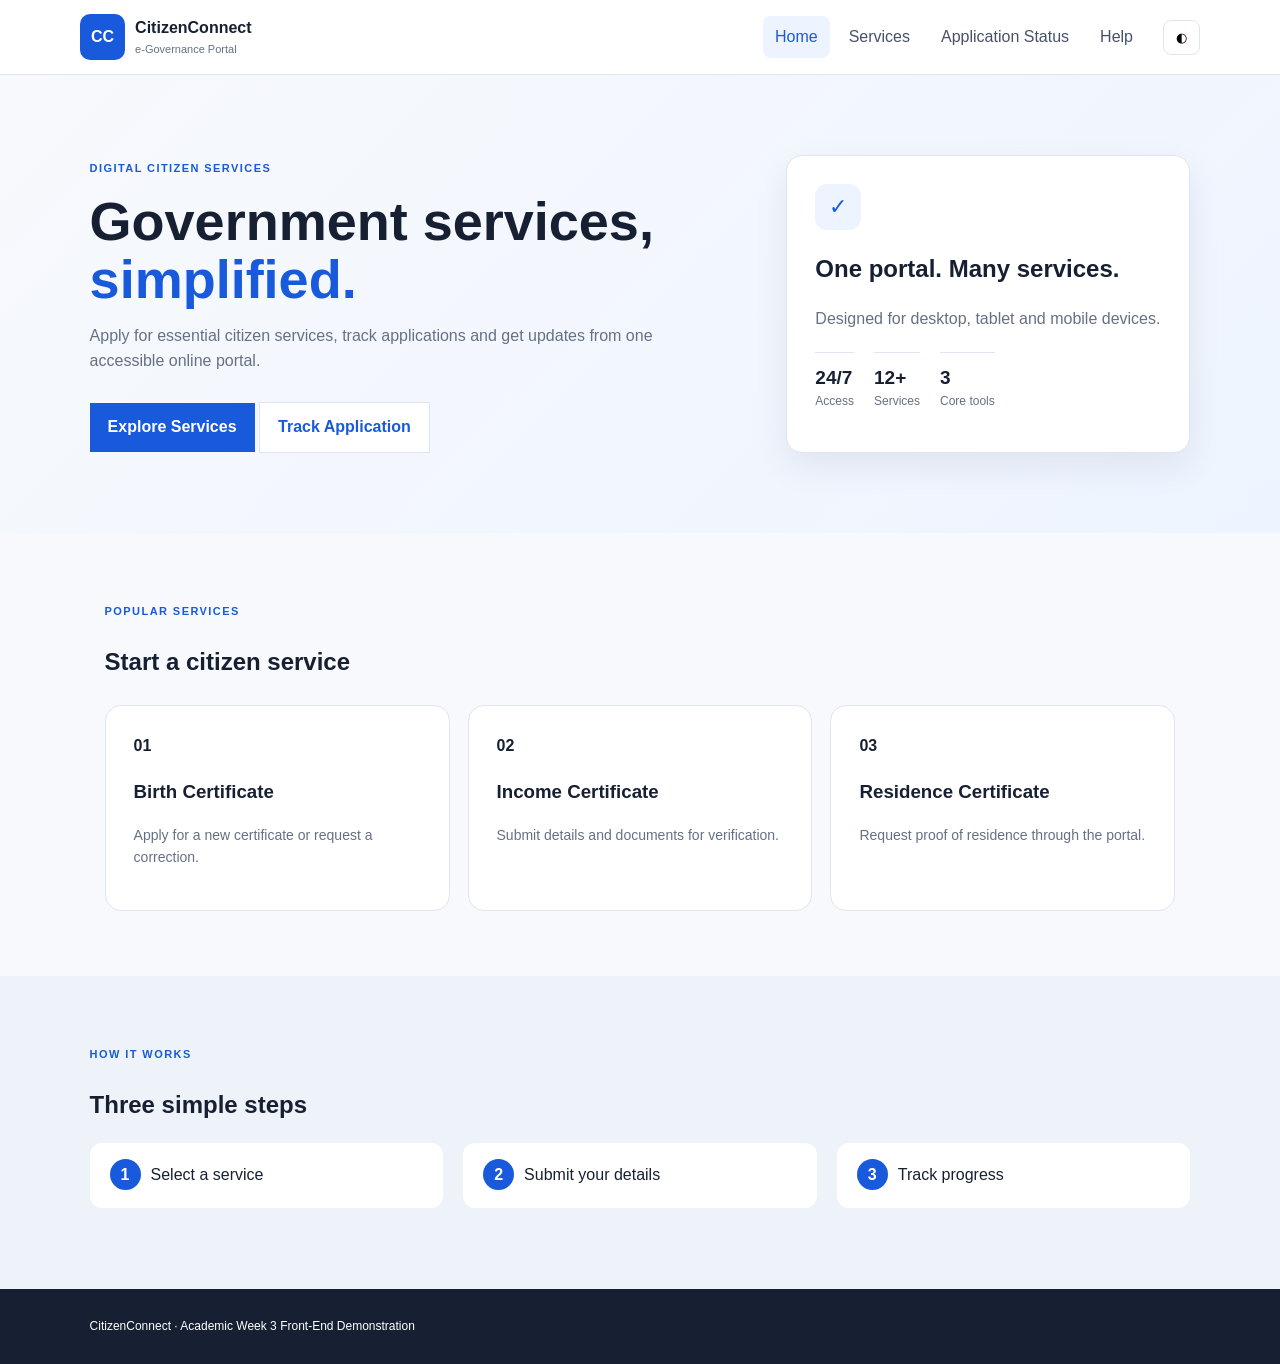
<file: yuvainternsoni/index.html>
<!doctype html><html><head><meta charset="utf-8"><meta name="viewport" content="width=device-width,initial-scale=1"><title>CitizenConnect</title><link rel="stylesheet" href="css/style.css"></head><body>
<header><div class="nav"><a class="brand" href="index.html"><b>CC</b><span><strong>CitizenConnect</strong><small>e-Governance Portal</small></span></a><button id="menuToggle">☰</button><nav id="navMenu"><a class="active" href="index.html">Home</a><a href="services.html">Services</a><a href="status.html">Application Status</a><a href="#help">Help</a></nav><button id="themeToggle">◐</button></div></header>
<main><section class="hero"><div><label>DIGITAL CITIZEN SERVICES</label><h1>Government services, <em>simplified.</em></h1><p>Apply for essential citizen services, track applications and get updates from one accessible online portal.</p><a class="btn" href="services.html">Explore Services</a> <a class="btn alt" href="status.html">Track Application</a></div><aside><i>✓</i><h2>One portal. Many services.</h2><p>Designed for desktop, tablet and mobile devices.</p><div class="stats"><span><b>24/7</b>Access</span><span><b>12+</b>Services</span><span><b>3</b>Core tools</span></div></aside></section>
<section class="section"><label>POPULAR SERVICES</label><h2>Start a citizen service</h2><div class="cards"><a href="services.html"><b>01</b><h3>Birth Certificate</h3><p>Apply for a new certificate or request a correction.</p></a><a href="services.html"><b>02</b><h3>Income Certificate</h3><p>Submit details and documents for verification.</p></a><a href="services.html"><b>03</b><h3>Residence Certificate</h3><p>Request proof of residence through the portal.</p></a></div></section><section class="section soft" id="help"><label>HOW IT WORKS</label><h2>Three simple steps</h2><ol><li><b>1</b>Select a service</li><li><b>2</b>Submit your details</li><li><b>3</b>Track progress</li></ol></section></main><footer>CitizenConnect · Academic Week 3 Front-End Demonstration</footer><script src="js/script.js"></script></body></html>
</file>
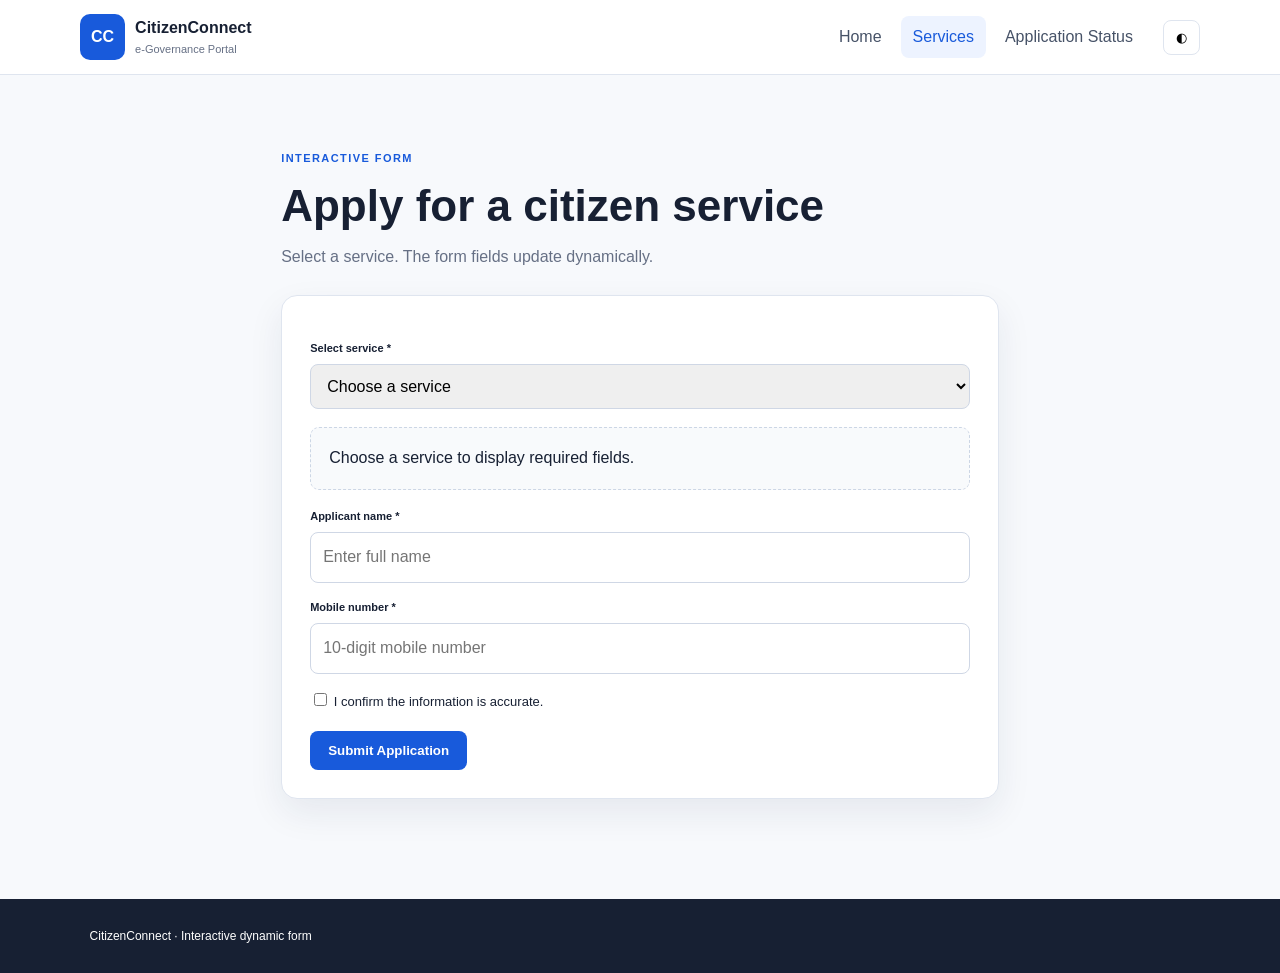
<file: yuvainternsoni/services.html>
<!doctype html><html><head><meta charset="utf-8"><meta name="viewport" content="width=device-width,initial-scale=1"><title>Services</title><link rel="stylesheet" href="css/style.css"></head><body><header><div class="nav"><a class="brand" href="index.html"><b>CC</b><span><strong>CitizenConnect</strong><small>e-Governance Portal</small></span></a><button id="menuToggle">☰</button><nav id="navMenu"><a href="index.html">Home</a><a class="active" href="services.html">Services</a><a href="status.html">Application Status</a></nav><button id="themeToggle">◐</button></div></header><main class="page"><label>INTERACTIVE FORM</label><h1>Apply for a citizen service</h1><p>Select a service. The form fields update dynamically.</p><form id="serviceForm"><label>Select service *</label><select id="serviceType"><option value="">Choose a service</option><option value="birth">Birth Certificate</option><option value="income">Income Certificate</option><option value="residence">Residence Certificate</option></select><small id="serviceError"></small><div id="dynamicFields" class="dynamic">Choose a service to display required fields.</div><label>Applicant name *</label><input id="citizenName" placeholder="Enter full name"><small id="nameError"></small><label>Mobile number *</label><input id="mobile" maxlength="10" placeholder="10-digit mobile number"><small id="mobileError"></small><label class="check"><input type="checkbox"> I confirm the information is accurate.</label><button class="btn" type="submit">Submit Application</button><div id="formSuccess"></div></form></main><footer>CitizenConnect · Interactive dynamic form</footer><script src="js/script.js"></script></body></html>
</file>
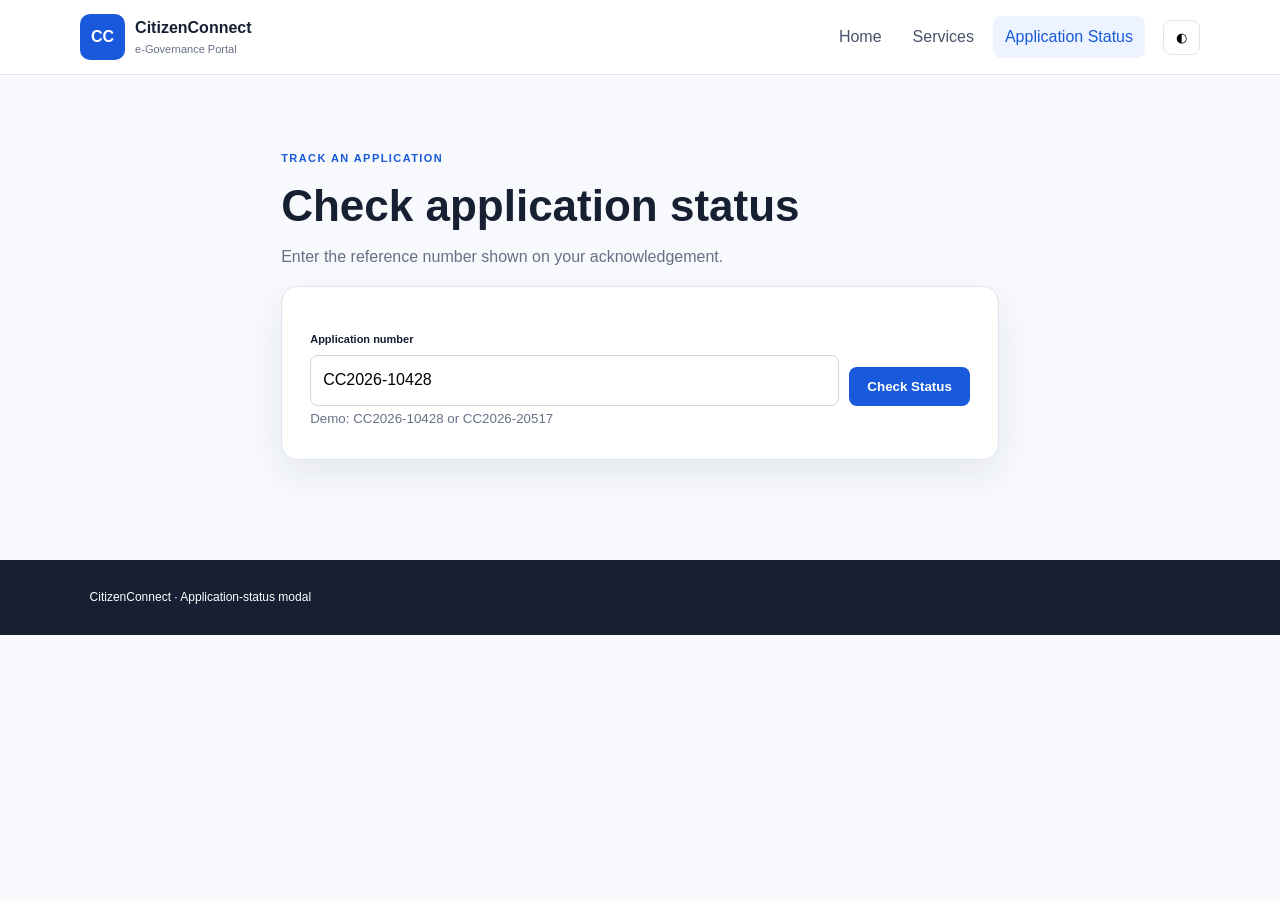
<file: yuvainternsoni/status.html>
<!doctype html><html><head><meta charset="utf-8"><meta name="viewport" content="width=device-width,initial-scale=1"><title>Application Status</title><link rel="stylesheet" href="css/style.css"></head><body><header><div class="nav"><a class="brand" href="index.html"><b>CC</b><span><strong>CitizenConnect</strong><small>e-Governance Portal</small></span></a><button id="menuToggle">☰</button><nav id="navMenu"><a href="index.html">Home</a><a href="services.html">Services</a><a class="active" href="status.html">Application Status</a></nav><button id="themeToggle">◐</button></div></header><main class="page"><label>TRACK AN APPLICATION</label><h1>Check application status</h1><p>Enter the reference number shown on your acknowledgement.</p><section class="status"><label>Application number</label><div class="row"><input id="applicationNumber" value="CC2026-10428"><button class="btn" id="checkStatus">Check Status</button></div><small>Demo: CC2026-10428 or CC2026-20517</small></section></main><div class="modal" id="statusModal"><div class="dialog"><button id="modalClose" class="x">×</button><i>✓</i><label>APPLICATION UPDATE</label><h2>Application status</h2><div id="modalBody"></div><button class="btn" id="modalDone">Done</button></div></div><footer>CitizenConnect · Application-status modal</footer><script src="js/script.js"></script></body></html>
</file>
<file: yuvainternsoni/css/style.css>
*{box-sizing:border-box}body{margin:0;font-family:Arial,sans-serif;background:#f7f9fc;color:#172033;line-height:1.55}header{background:#fff;border-bottom:1px solid #dfe5ef;position:sticky;top:0}.nav{width:92%;max-width:1120px;margin:auto;min-height:74px;display:flex;align-items:center;gap:18px}.brand{display:flex;gap:10px;align-items:center;margin-right:auto;text-decoration:none;color:#172033}.brand b{background:#185adb;color:#fff;padding:11px;border-radius:10px}.brand small{display:block;color:#667085;font-size:11px}.brand strong{display:block}nav{display:flex;gap:7px}nav a{padding:9px 12px;text-decoration:none;color:#465267;border-radius:8px}nav a.active,nav a:hover{background:#edf3ff;color:#185adb}button{border:1px solid #dfe5ef;background:#fff;border-radius:8px;padding:9px 12px;cursor:pointer}.hero{padding:80px 7%;display:grid;grid-template-columns:1.35fr .85fr;gap:55px;background:linear-gradient(135deg,#f7f9fc,#eef4ff)}label{font-size:11px;font-weight:800;letter-spacing:.13em;color:#185adb}h1{font-size:54px;line-height:1.08;margin:12px 0}h1 em{color:#185adb;font-style:normal}p{color:#667085}.btn{display:inline-block;background:#185adb;color:#fff;border:0;padding:12px 18px;font-weight:bold;margin-top:12px;text-decoration:none}.alt{background:#fff;color:#185adb;border:1px solid #dfe5ef}aside,.cards a,form,.status{background:#fff;border:1px solid #dfe5ef;border-radius:16px;padding:28px;box-shadow:0 14px 35px #182c5014}aside i,.dialog i{display:grid;place-items:center;background:#edf3ff;color:#185adb;width:46px;height:46px;border-radius:12px;font-style:normal;font-size:22px}.stats{display:flex;gap:20px;margin-top:20px}.stats span{border-top:1px solid #dfe5ef;padding-top:10px;color:#667085;font-size:12px}.stats b{display:block;color:#172033;font-size:19px}.section{padding:65px 7%;max-width:1250px;margin:auto}.cards{display:grid;grid-template-columns:repeat(3,1fr);gap:18px;margin-top:25px}.cards a{box-shadow:none;text-decoration:none;color:#172033}.cards p{font-size:14px}.soft{max-width:none;background:#eef3f9}.soft ol{display:flex;gap:20px;list-style:none;padding:0}.soft li{background:#fff;padding:20px;border-radius:12px;flex:1}.soft li b{background:#185adb;color:#fff;border-radius:50%;padding:7px 11px;margin-right:10px}.page{max-width:820px;margin:auto;padding:70px 4% 100px}.page h1{font-size:44px}form{margin-top:25px}form label,.status label{display:block;margin:16px 0 7px;font-weight:bold;color:#172033;letter-spacing:0}input,select{width:100%;padding:12px;border:1px solid #cfd7e5;border-radius:8px;font:inherit}small{color:#667085}.dynamic{padding:18px;margin:18px 0;background:#f8fafc;border:1px dashed #ccd6e5;border-radius:9px}.check{font-weight:normal!important;font-size:13px}.check input{width:auto}.modal{display:none;position:fixed;inset:0;background:#0d182a99;align-items:center;justify-content:center}.modal.show{display:flex}.dialog{background:#fff;width:min(470px,90%);padding:30px;border-radius:18px;position:relative}.x{position:absolute;right:12px;top:10px;border:0;font-size:25px}.result{background:#f7f9fc;border:1px solid #dfe5ef;padding:15px;border-radius:10px;margin:18px 0}.badge{display:inline-block;background:#e9f8f0;color:#147a4b;padding:4px 9px;border-radius:20px;font-size:12px;font-weight:bold;margin-top:7px}.row{display:flex;gap:10px}.row input{flex:1}footer{background:#172033;color:#fff;padding:28px 7%;font-size:12px}#menuToggle{display:none}@media(max-width:800px){nav{display:none;position:absolute;top:74px;left:4%;right:4%;background:#fff;border:1px solid #dfe5ef;border-radius:10px;padding:8px;flex-direction:column}nav.open{display:flex}#menuToggle{display:block}.hero{grid-template-columns:1fr;padding:50px 5%}.cards{grid-template-columns:1fr}.soft ol{flex-direction:column}.row{flex-direction:column}h1{font-size:40px}.page h1{font-size:36px}}
</file>
